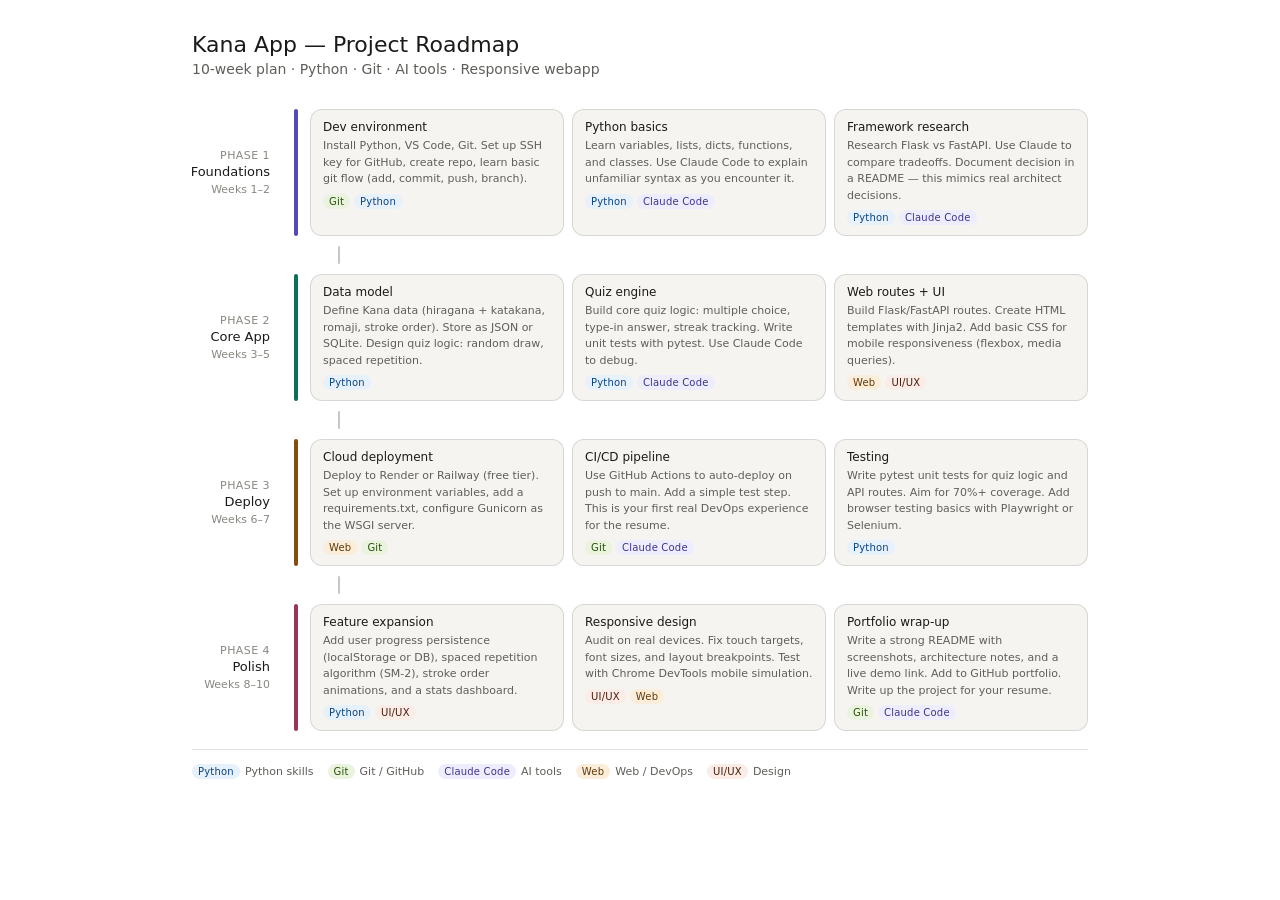
<file: kana_app_roadmap.html>
<!DOCTYPE html>
<html lang="en">
<head>
<meta charset="UTF-8">
<meta name="viewport" content="width=device-width, initial-scale=1.0">
<title>Kana App — Project Roadmap</title>
<style>
  *, *::before, *::after { box-sizing: border-box; margin: 0; padding: 0; }

  :root {
    --color-background-primary: #ffffff;
    --color-background-secondary: #f5f4f0;
    --color-text-primary: #1a1a18;
    --color-text-secondary: #5f5e5a;
    --color-text-tertiary: #888780;
    --color-border-tertiary: rgba(0,0,0,0.12);
    --color-border-secondary: rgba(0,0,0,0.22);
    --color-border-primary: rgba(0,0,0,0.35);
    --font-sans: system-ui, -apple-system, sans-serif;
    --border-radius-lg: 12px;
    --border-radius-md: 8px;
  }

  @media (prefers-color-scheme: dark) {
    :root {
      --color-background-primary: #1e1e1c;
      --color-background-secondary: #2a2a28;
      --color-text-primary: #e8e6df;
      --color-text-secondary: #a8a69f;
      --color-text-tertiary: #6e6d68;
      --color-border-tertiary: rgba(255,255,255,0.1);
      --color-border-secondary: rgba(255,255,255,0.18);
      --color-border-primary: rgba(255,255,255,0.28);
    }
  }

  body {
    font-family: var(--font-sans);
    background: var(--color-background-primary);
    color: var(--color-text-primary);
    padding: 2rem;
    max-width: 960px;
    margin: 0 auto;
  }

  h1 {
    font-size: 22px;
    font-weight: 500;
    margin-bottom: 0.25rem;
  }

  .subtitle {
    font-size: 14px;
    color: var(--color-text-secondary);
    margin-bottom: 2rem;
  }

  .phase-row {
    display: flex;
    gap: 12px;
    margin-bottom: 10px;
    align-items: stretch;
  }

  .phase-label {
    width: 90px;
    flex-shrink: 0;
    display: flex;
    flex-direction: column;
    justify-content: center;
    align-items: flex-end;
    padding-right: 12px;
  }

  .phase-num {
    font-size: 11px;
    font-weight: 500;
    color: var(--color-text-tertiary);
    letter-spacing: .04em;
    text-transform: uppercase;
  }

  .phase-name {
    font-size: 13px;
    font-weight: 500;
    color: var(--color-text-primary);
    text-align: right;
    line-height: 1.3;
    margin-top: 2px;
  }

  .phase-timeline {
    font-size: 11px;
    color: var(--color-text-tertiary);
    text-align: right;
    margin-top: 2px;
  }

  .cards {
    display: flex;
    gap: 8px;
    flex: 1;
  }

  .card {
    flex: 1;
    border: 1px solid var(--color-border-tertiary);
    border-radius: var(--border-radius-lg);
    padding: 10px 12px;
    background: var(--color-background-secondary);
  }

  .card-title {
    font-size: 12px;
    font-weight: 500;
    color: var(--color-text-primary);
    margin-bottom: 4px;
  }

  .card-body {
    font-size: 11px;
    color: var(--color-text-secondary);
    line-height: 1.5;
  }

  .card-tags {
    display: flex;
    flex-wrap: wrap;
    gap: 4px;
    margin-top: 6px;
  }

  .tag {
    font-size: 10px;
    font-weight: 500;
    padding: 2px 6px;
    border-radius: 20px;
    letter-spacing: .02em;
  }

  .tag-py  { background: #E6F1FB; color: #0C447C; }
  .tag-git { background: #EAF3DE; color: #27500A; }
  .tag-ai  { background: #EEEDFE; color: #3C3489; }
  .tag-web { background: #FAEEDA; color: #633806; }
  .tag-ux  { background: #FAECE7; color: #4A1B0C; }

  @media (prefers-color-scheme: dark) {
    .tag-py  { background: #0C447C; color: #B5D4F4; }
    .tag-git { background: #27500A; color: #C0DD97; }
    .tag-ai  { background: #3C3489; color: #CECBF6; }
    .tag-web { background: #633806; color: #FAC775; }
    .tag-ux  { background: #4A1B0C; color: #F5C4B3; }
  }

  .connector {
    display: flex;
    align-items: center;
    margin-bottom: 10px;
  }

  .conn-spacer { width: 90px; flex-shrink: 0; }

  .conn-line {
    width: 2px;
    height: 18px;
    background: var(--color-border-secondary);
    margin-left: 50px;
    border-radius: 1px;
  }

  .ph-bar {
    width: 4px;
    border-radius: 99px;
    align-self: stretch;
    flex-shrink: 0;
  }

  .ph1 { background: #534AB7; }
  .ph2 { background: #0F6E56; }
  .ph3 { background: #854F0B; }
  .ph4 { background: #993556; }

  .legend {
    display: flex;
    gap: 14px;
    flex-wrap: wrap;
    margin-top: 18px;
    padding-top: 14px;
    border-top: 1px solid var(--color-border-tertiary);
  }

  .leg-item {
    display: flex;
    align-items: center;
    gap: 5px;
    font-size: 11px;
    color: var(--color-text-secondary);
  }

  @media (max-width: 600px) {
    body { padding: 1rem; }
    .cards { flex-direction: column; }
    .phase-label { width: 70px; }
  }
</style>
</head>
<body>

<h1>Kana App — Project Roadmap</h1>
<p class="subtitle">10-week plan · Python · Git · AI tools · Responsive webapp</p>

<div class="phase-row">
  <div class="phase-label">
    <div class="phase-num">Phase 1</div>
    <div class="phase-name">Foundations</div>
    <div class="phase-timeline">Weeks 1–2</div>
  </div>
  <div class="ph-bar ph1"></div>
  <div class="cards">
    <div class="card">
      <div class="card-title">Dev environment</div>
      <div class="card-body">Install Python, VS Code, Git. Set up SSH key for GitHub, create repo, learn basic git flow (add, commit, push, branch).</div>
      <div class="card-tags">
        <span class="tag tag-git">Git</span>
        <span class="tag tag-py">Python</span>
      </div>
    </div>
    <div class="card">
      <div class="card-title">Python basics</div>
      <div class="card-body">Learn variables, lists, dicts, functions, and classes. Use Claude Code to explain unfamiliar syntax as you encounter it.</div>
      <div class="card-tags">
        <span class="tag tag-py">Python</span>
        <span class="tag tag-ai">Claude Code</span>
      </div>
    </div>
    <div class="card">
      <div class="card-title">Framework research</div>
      <div class="card-body">Research Flask vs FastAPI. Use Claude to compare tradeoffs. Document decision in a README — this mimics real architect decisions.</div>
      <div class="card-tags">
        <span class="tag tag-py">Python</span>
        <span class="tag tag-ai">Claude Code</span>
      </div>
    </div>
  </div>
</div>

<div class="connector"><div class="conn-spacer"></div><div style="width:6px"></div><div class="conn-line"></div></div>

<div class="phase-row">
  <div class="phase-label">
    <div class="phase-num">Phase 2</div>
    <div class="phase-name">Core App</div>
    <div class="phase-timeline">Weeks 3–5</div>
  </div>
  <div class="ph-bar ph2"></div>
  <div class="cards">
    <div class="card">
      <div class="card-title">Data model</div>
      <div class="card-body">Define Kana data (hiragana + katakana, romaji, stroke order). Store as JSON or SQLite. Design quiz logic: random draw, spaced repetition.</div>
      <div class="card-tags">
        <span class="tag tag-py">Python</span>
      </div>
    </div>
    <div class="card">
      <div class="card-title">Quiz engine</div>
      <div class="card-body">Build core quiz logic: multiple choice, type-in answer, streak tracking. Write unit tests with pytest. Use Claude Code to debug.</div>
      <div class="card-tags">
        <span class="tag tag-py">Python</span>
        <span class="tag tag-ai">Claude Code</span>
      </div>
    </div>
    <div class="card">
      <div class="card-title">Web routes + UI</div>
      <div class="card-body">Build Flask/FastAPI routes. Create HTML templates with Jinja2. Add basic CSS for mobile responsiveness (flexbox, media queries).</div>
      <div class="card-tags">
        <span class="tag tag-web">Web</span>
        <span class="tag tag-ux">UI/UX</span>
      </div>
    </div>
  </div>
</div>

<div class="connector"><div class="conn-spacer"></div><div style="width:6px"></div><div class="conn-line"></div></div>

<div class="phase-row">
  <div class="phase-label">
    <div class="phase-num">Phase 3</div>
    <div class="phase-name">Deploy</div>
    <div class="phase-timeline">Weeks 6–7</div>
  </div>
  <div class="ph-bar ph3"></div>
  <div class="cards">
    <div class="card">
      <div class="card-title">Cloud deployment</div>
      <div class="card-body">Deploy to Render or Railway (free tier). Set up environment variables, add a requirements.txt, configure Gunicorn as the WSGI server.</div>
      <div class="card-tags">
        <span class="tag tag-web">Web</span>
        <span class="tag tag-git">Git</span>
      </div>
    </div>
    <div class="card">
      <div class="card-title">CI/CD pipeline</div>
      <div class="card-body">Use GitHub Actions to auto-deploy on push to main. Add a simple test step. This is your first real DevOps experience for the resume.</div>
      <div class="card-tags">
        <span class="tag tag-git">Git</span>
        <span class="tag tag-ai">Claude Code</span>
      </div>
    </div>
    <div class="card">
      <div class="card-title">Testing</div>
      <div class="card-body">Write pytest unit tests for quiz logic and API routes. Aim for 70%+ coverage. Add browser testing basics with Playwright or Selenium.</div>
      <div class="card-tags">
        <span class="tag tag-py">Python</span>
      </div>
    </div>
  </div>
</div>

<div class="connector"><div class="conn-spacer"></div><div style="width:6px"></div><div class="conn-line"></div></div>

<div class="phase-row">
  <div class="phase-label">
    <div class="phase-num">Phase 4</div>
    <div class="phase-name">Polish</div>
    <div class="phase-timeline">Weeks 8–10</div>
  </div>
  <div class="ph-bar ph4"></div>
  <div class="cards">
    <div class="card">
      <div class="card-title">Feature expansion</div>
      <div class="card-body">Add user progress persistence (localStorage or DB), spaced repetition algorithm (SM-2), stroke order animations, and a stats dashboard.</div>
      <div class="card-tags">
        <span class="tag tag-py">Python</span>
        <span class="tag tag-ux">UI/UX</span>
      </div>
    </div>
    <div class="card">
      <div class="card-title">Responsive design</div>
      <div class="card-body">Audit on real devices. Fix touch targets, font sizes, and layout breakpoints. Test with Chrome DevTools mobile simulation.</div>
      <div class="card-tags">
        <span class="tag tag-ux">UI/UX</span>
        <span class="tag tag-web">Web</span>
      </div>
    </div>
    <div class="card">
      <div class="card-title">Portfolio wrap-up</div>
      <div class="card-body">Write a strong README with screenshots, architecture notes, and a live demo link. Add to GitHub portfolio. Write up the project for your resume.</div>
      <div class="card-tags">
        <span class="tag tag-git">Git</span>
        <span class="tag tag-ai">Claude Code</span>
      </div>
    </div>
  </div>
</div>

<div class="legend">
  <div class="leg-item"><span class="tag tag-py">Python</span> Python skills</div>
  <div class="leg-item"><span class="tag tag-git">Git</span> Git / GitHub</div>
  <div class="leg-item"><span class="tag tag-ai">Claude Code</span> AI tools</div>
  <div class="leg-item"><span class="tag tag-web">Web</span> Web / DevOps</div>
  <div class="leg-item"><span class="tag tag-ux">UI/UX</span> Design</div>
</div>

</body>
</html>
</file>
